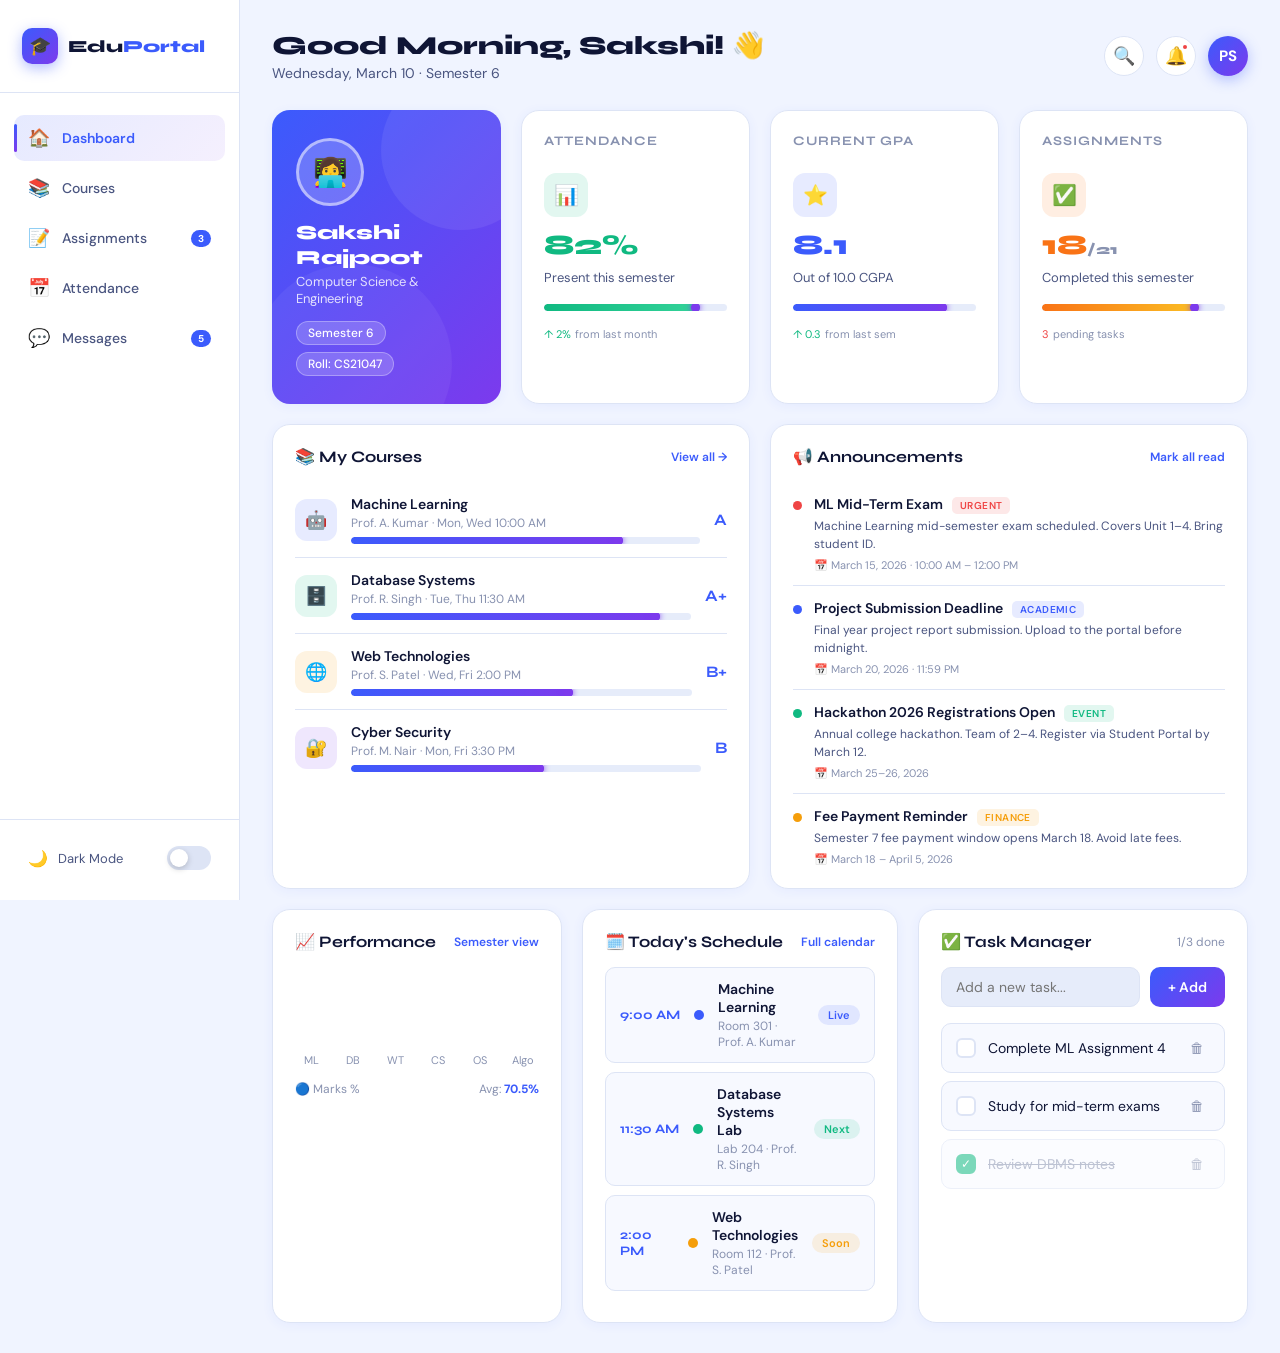
<file: index.html>
<!DOCTYPE html>
<html lang="en" data-theme="light">
<head>
<meta charset="UTF-8">
<meta name="viewport" content="width=device-width, initial-scale=1.0">
<title>EduPortal — Student Dashboard</title>
<link href="https://fonts.googleapis.com/css2?family=Syne:wght@400;600;700;800&family=DM+Sans:ital,wght@0,300;0,400;0,500;1,300&display=swap" rel="stylesheet">
<style>
  :root {
    --bg: #f0f4ff;
    --bg2: #e6ecfa;
    --surface: #ffffff;
    --surface2: #f7f9ff;
    --border: #dde4f5;
    --text: #0f1535;
    --text2: #4a5580;
    --text3: #8892b0;
    --accent: #3b5bfc;
    --accent2: #7c3aed;
    --accent3: #06b6d4;
    --gold: #f59e0b;
    --green: #10b981;
    --red: #ef4444;
    --orange: #f97316;
    --shadow: 0 4px 24px rgba(59,91,252,0.10);
    --shadow2: 0 2px 12px rgba(59,91,252,0.06);
    --radius: 18px;
    --radius-sm: 10px;
    --sidebar-w: 240px;
    --transition: 0.35s cubic-bezier(.4,0,.2,1);
  }
  [data-theme="dark"] {
    --bg: #0a0d1a;
    --bg2: #111628;
    --surface: #161c35;
    --surface2: #1e2645;
    --border: #2a3360;
    --text: #e8eeff;
    --text2: #9ba8d4;
    --text3: #5a6898;
    --shadow: 0 4px 24px rgba(0,0,0,0.4);
    --shadow2: 0 2px 12px rgba(0,0,0,0.3);
  }

  *, *::before, *::after { box-sizing: border-box; margin: 0; padding: 0; }

  body {
    font-family: 'DM Sans', sans-serif;
    background: var(--bg);
    color: var(--text);
    display: flex;
    min-height: 100vh;
    overflow-x: hidden;
    transition: background var(--transition), color var(--transition);
  }

  /* ── SIDEBAR ── */
  .sidebar {
    width: var(--sidebar-w);
    background: var(--surface);
    border-right: 1px solid var(--border);
    display: flex;
    flex-direction: column;
    padding: 28px 0 20px;
    position: fixed;
    top: 0; left: 0; bottom: 0;
    z-index: 100;
    transition: background var(--transition), border-color var(--transition), transform 0.4s cubic-bezier(.4,0,.2,1);
  }

  .logo {
    display: flex; align-items: center; gap: 10px;
    padding: 0 22px 28px;
    border-bottom: 1px solid var(--border);
  }
  .logo-icon {
    width: 36px; height: 36px;
    background: linear-gradient(135deg, var(--accent), var(--accent2));
    border-radius: 10px;
    display: flex; align-items: center; justify-content: center;
    color: #fff; font-size: 18px;
    box-shadow: 0 4px 14px rgba(59,91,252,0.4);
  }
  .logo-text { font-family: 'Syne', sans-serif; font-weight: 800; font-size: 17px; color: var(--text); }
  .logo-text span { color: var(--accent); }

  .nav { flex: 1; padding: 22px 14px 0; display: flex; flex-direction: column; gap: 4px; }
  .nav-item {
    display: flex; align-items: center; gap: 12px;
    padding: 11px 14px; border-radius: var(--radius-sm);
    color: var(--text2); font-size: 14px; font-weight: 500;
    cursor: pointer; text-decoration: none;
    transition: background 0.2s, color 0.2s, transform 0.2s;
    position: relative;
  }
  .nav-item:hover { background: var(--bg2); color: var(--accent); transform: translateX(4px); }
  .nav-item.active { background: linear-gradient(135deg,rgba(59,91,252,0.13),rgba(124,58,237,0.08)); color: var(--accent); font-weight: 600; }
  .nav-item.active::before {
    content: '';
    position: absolute; left: 0; top: 20%; bottom: 20%;
    width: 3px; border-radius: 99px;
    background: linear-gradient(var(--accent), var(--accent2));
  }
  .nav-icon { font-size: 18px; width: 22px; text-align: center; }
  .nav-badge {
    margin-left: auto; background: var(--accent); color: #fff;
    font-size: 10px; font-weight: 700; padding: 2px 7px;
    border-radius: 99px; min-width: 20px; text-align: center;
  }

  .sidebar-footer {
    padding: 16px 14px 0;
    border-top: 1px solid var(--border);
    margin-top: 16px;
  }
  .theme-toggle-wrap { display: flex; align-items: center; gap: 10px; padding: 10px 14px; }
  .theme-label { font-size: 13px; color: var(--text2); flex: 1; }
  .toggle {
    width: 44px; height: 24px; background: var(--border);
    border-radius: 99px; position: relative;
    cursor: pointer; transition: background 0.3s;
    border: none; outline: none;
  }
  .toggle.on { background: linear-gradient(135deg, var(--accent), var(--accent2)); }
  .toggle::after {
    content: '';
    position: absolute; top: 3px; left: 3px;
    width: 18px; height: 18px;
    background: #fff; border-radius: 50%;
    transition: transform 0.3s cubic-bezier(.4,0,.2,1);
    box-shadow: 0 2px 6px rgba(0,0,0,0.2);
  }
  .toggle.on::after { transform: translateX(20px); }

  /* ── MAIN ── */
  .main {
    margin-left: var(--sidebar-w);
    flex: 1; padding: 30px 32px;
    transition: margin-left 0.4s;
  }

  /* ── TOPBAR ── */
  .topbar {
    display: flex; align-items: center; justify-content: space-between;
    margin-bottom: 28px;
  }
  .topbar-left h1 { font-family: 'Syne', sans-serif; font-weight: 800; font-size: 26px; }
  .topbar-left p { color: var(--text2); font-size: 14px; margin-top: 3px; }
  .topbar-right { display: flex; align-items: center; gap: 12px; }
  .icon-btn {
    width: 40px; height: 40px; border-radius: 50%;
    background: var(--surface); border: 1px solid var(--border);
    display: flex; align-items: center; justify-content: center;
    cursor: pointer; font-size: 18px; transition: all 0.2s;
    position: relative;
  }
  .icon-btn:hover { background: var(--accent); color: #fff; border-color: var(--accent); transform: scale(1.1); }
  .notif-dot {
    position: absolute; top: 6px; right: 6px;
    width: 8px; height: 8px; background: var(--red);
    border-radius: 50%; border: 2px solid var(--surface);
  }
  .avatar-btn {
    width: 40px; height: 40px; border-radius: 50%;
    background: linear-gradient(135deg, var(--accent), var(--accent2));
    display: flex; align-items: center; justify-content: center;
    color: #fff; font-weight: 700; font-size: 15px;
    cursor: pointer; transition: transform 0.2s, box-shadow 0.2s;
    box-shadow: 0 4px 14px rgba(59,91,252,0.35);
  }
  .avatar-btn:hover { transform: scale(1.1); box-shadow: 0 6px 20px rgba(59,91,252,0.45); }

  /* ── GRID ── */
  .grid-2 { display: grid; grid-template-columns: 1fr 1fr; gap: 20px; }
  .grid-3 { display: grid; grid-template-columns: repeat(3,1fr); gap: 20px; }
  .grid-4 { display: grid; grid-template-columns: repeat(4,1fr); gap: 20px; }

  /* ── CARD ── */
  .card {
    background: var(--surface);
    border: 1px solid var(--border);
    border-radius: var(--radius);
    padding: 22px;
    transition: background var(--transition), border-color var(--transition),
                transform 0.25s cubic-bezier(.4,0,.2,1), box-shadow 0.25s;
    box-shadow: var(--shadow2);
  }
  .card:hover { transform: translateY(-4px); box-shadow: var(--shadow); }
  .card-title {
    font-family: 'Syne', sans-serif; font-weight: 700; font-size: 13px;
    text-transform: uppercase; letter-spacing: .08em;
    color: var(--text3); margin-bottom: 14px;
  }

  /* ── PROFILE CARD ── */
  .profile-card {
    background: linear-gradient(135deg, var(--accent) 0%, var(--accent2) 100%);
    color: #fff; border: none; padding: 28px 24px;
    grid-column: span 1; position: relative; overflow: hidden;
  }
  .profile-card::before {
    content: ''; position: absolute;
    top: -40px; right: -40px;
    width: 160px; height: 160px;
    background: rgba(255,255,255,0.07);
    border-radius: 50%;
  }
  .profile-card::after {
    content: ''; position: absolute;
    bottom: -60px; left: -20px;
    width: 200px; height: 200px;
    background: rgba(255,255,255,0.05);
    border-radius: 50%;
  }
  .profile-card:hover { transform: translateY(-4px); box-shadow: 0 12px 40px rgba(59,91,252,0.4); }
  .profile-avatar {
    width: 68px; height: 68px; border-radius: 50%;
    background: rgba(255,255,255,0.2);
    border: 3px solid rgba(255,255,255,0.5);
    display: flex; align-items: center; justify-content: center;
    font-size: 28px; margin-bottom: 14px;
    position: relative; z-index: 1;
    transition: transform 0.3s;
  }
  .profile-card:hover .profile-avatar { transform: scale(1.08) rotate(-3deg); }
  .profile-name { font-family: 'Syne', sans-serif; font-weight: 800; font-size: 20px; position: relative; z-index: 1; }
  .profile-dept { font-size: 13px; opacity: 0.82; margin-top: 3px; position: relative; z-index: 1; }
  .profile-tags { display: flex; gap: 7px; margin-top: 14px; flex-wrap: wrap; position: relative; z-index: 1; }
  .profile-tag {
    background: rgba(255,255,255,0.18); border: 1px solid rgba(255,255,255,0.3);
    border-radius: 99px; padding: 3px 11px; font-size: 12px; font-weight: 500;
  }

  /* ── STAT CARDS ── */
  .stat-card { display: flex; flex-direction: column; gap: 10px; }
  .stat-icon {
    width: 44px; height: 44px; border-radius: 12px;
    display: flex; align-items: center; justify-content: center;
    font-size: 20px; margin-bottom: 4px;
  }
  .stat-value { font-family: 'Syne', sans-serif; font-weight: 800; font-size: 28px; line-height: 1; }
  .stat-label { font-size: 13px; color: var(--text2); }
  .stat-sub { font-size: 11px; color: var(--text3); margin-top: 6px; display: flex; align-items: center; gap: 4px; }
  .stat-sub .up { color: var(--green); }
  .stat-sub .down { color: var(--red); }

  /* ── PROGRESS BAR ── */
  .progress-wrap { background: var(--bg2); border-radius: 99px; height: 7px; overflow: hidden; margin-top: 8px; }
  .progress-bar {
    height: 100%; border-radius: 99px;
    background: linear-gradient(90deg, var(--accent), var(--accent2));
    width: 0;
    transition: width 1.2s cubic-bezier(.4,0,.2,1);
    position: relative;
  }
  .progress-bar::after {
    content: '';
    position: absolute; right: 0; top: -1px;
    width: 9px; height: 9px; border-radius: 50%;
    background: var(--accent2);
    box-shadow: 0 0 6px var(--accent2);
  }

  /* ── COURSES ── */
  .course-item {
    display: flex; align-items: center; gap: 14px;
    padding: 13px 0;
    border-bottom: 1px solid var(--border);
    transition: transform 0.2s;
    cursor: pointer;
  }
  .course-item:last-child { border-bottom: none; padding-bottom: 0; }
  .course-item:hover { transform: translateX(5px); }
  .course-dot {
    width: 42px; height: 42px; border-radius: 12px;
    display: flex; align-items: center; justify-content: center;
    font-size: 18px; flex-shrink: 0;
  }
  .course-info { flex: 1; }
  .course-name { font-weight: 600; font-size: 14px; }
  .course-meta { font-size: 12px; color: var(--text3); margin-top: 2px; }
  .course-grade {
    font-family: 'Syne', sans-serif; font-weight: 700; font-size: 16px;
    color: var(--accent);
  }

  /* ── ANNOUNCEMENTS ── */
  .announce-item {
    display: flex; gap: 12px; padding: 13px 0;
    border-bottom: 1px solid var(--border);
    cursor: pointer; transition: transform 0.2s;
  }
  .announce-item:last-child { border-bottom: none; padding-bottom: 0; }
  .announce-item:hover { transform: translateX(4px); }
  .announce-dot {
    width: 9px; height: 9px; border-radius: 50%;
    flex-shrink: 0; margin-top: 6px;
  }
  .announce-title { font-weight: 600; font-size: 14px; }
  .announce-desc { font-size: 12px; color: var(--text2); margin-top: 3px; line-height: 1.5; }
  .announce-time { font-size: 11px; color: var(--text3); margin-top: 5px; }
  .announce-tag {
    display: inline-block; padding: 2px 8px; border-radius: 5px;
    font-size: 10px; font-weight: 600; text-transform: uppercase;
    letter-spacing: .04em; margin-left: 6px;
  }

  /* ── TASKS ── */
  .task-input-row {
    display: flex; gap: 10px; margin-bottom: 16px;
  }
  .task-input {
    flex: 1; padding: 10px 14px;
    background: var(--bg2); border: 1px solid var(--border);
    border-radius: var(--radius-sm); color: var(--text);
    font-family: 'DM Sans', sans-serif; font-size: 14px;
    outline: none; transition: border-color 0.2s, box-shadow 0.2s;
  }
  .task-input:focus { border-color: var(--accent); box-shadow: 0 0 0 3px rgba(59,91,252,0.12); }
  .btn-add {
    padding: 10px 18px; border-radius: var(--radius-sm);
    background: linear-gradient(135deg, var(--accent), var(--accent2));
    color: #fff; font-family: 'DM Sans', sans-serif;
    font-weight: 600; font-size: 14px; border: none; cursor: pointer;
    transition: transform 0.2s, box-shadow 0.2s;
    white-space: nowrap;
  }
  .btn-add:hover { transform: translateY(-2px); box-shadow: 0 6px 18px rgba(59,91,252,0.35); }
  .btn-add:active { transform: scale(0.96); }

  .task-list { display: flex; flex-direction: column; gap: 8px; }
  .task-item {
    display: flex; align-items: center; gap: 12px;
    padding: 11px 14px; border-radius: var(--radius-sm);
    background: var(--surface2); border: 1px solid var(--border);
    transition: all 0.25s;
    animation: taskSlideIn 0.3s ease;
  }
  @keyframes taskSlideIn {
    from { opacity: 0; transform: translateX(-10px); }
    to { opacity: 1; transform: translateX(0); }
  }
  .task-item:hover { border-color: var(--accent); box-shadow: 0 2px 12px rgba(59,91,252,0.1); }
  .task-item.done { opacity: 0.55; }
  .task-item.done .task-text { text-decoration: line-through; color: var(--text3); }
  .task-check {
    width: 20px; height: 20px; border-radius: 6px;
    border: 2px solid var(--border); cursor: pointer;
    display: flex; align-items: center; justify-content: center;
    transition: all 0.2s; flex-shrink: 0; background: var(--surface);
  }
  .task-item.done .task-check {
    background: var(--green); border-color: var(--green); color: #fff; font-size: 12px;
  }
  .task-text { flex: 1; font-size: 14px; }
  .task-del {
    width: 26px; height: 26px; border-radius: 6px;
    border: none; background: transparent; cursor: pointer;
    color: var(--text3); display: flex; align-items: center; justify-content: center;
    font-size: 14px; transition: all 0.2s;
  }
  .task-del:hover { background: rgba(239,68,68,0.12); color: var(--red); }

  /* ── CHART ── */
  .chart-bars {
    display: flex; align-items: flex-end; gap: 10px;
    height: 100px; margin-top: 14px;
  }
  .bar-col { flex: 1; display: flex; flex-direction: column; align-items: center; gap: 5px; }
  .bar {
    width: 100%; border-radius: 6px 6px 0 0;
    background: linear-gradient(180deg, var(--accent), rgba(59,91,252,0.4));
    transition: height 1s cubic-bezier(.4,0,.2,1), background 0.3s;
    position: relative; cursor: pointer;
    animation: barRise 1s cubic-bezier(.4,0,.2,1) both;
  }
  @keyframes barRise { from { height: 0 !important; } }
  .bar:hover { background: linear-gradient(180deg, var(--accent2), rgba(124,58,237,0.5)); }
  .bar-label { font-size: 11px; color: var(--text3); }

  /* ── SCHEDULE ── */
  .schedule-item {
    display: flex; align-items: center; gap: 14px;
    padding: 12px 14px; border-radius: var(--radius-sm);
    background: var(--surface2); border: 1px solid var(--border);
    margin-bottom: 9px; cursor: pointer;
    transition: all 0.25s;
  }
  .schedule-item:hover { border-color: var(--accent); transform: translateX(4px); }
  .schedule-time {
    font-family: 'Syne', sans-serif; font-weight: 700; font-size: 13px;
    color: var(--accent); min-width: 54px;
  }
  .schedule-dot { width: 10px; height: 10px; border-radius: 50%; flex-shrink: 0; }
  .schedule-info { flex: 1; }
  .schedule-name { font-weight: 600; font-size: 14px; }
  .schedule-room { font-size: 12px; color: var(--text3); margin-top: 2px; }
  .schedule-badge {
    padding: 3px 10px; border-radius: 99px; font-size: 11px; font-weight: 600;
  }

  /* ── ANIMATIONS ── */
  .fade-in { animation: fadeIn 0.6s ease both; }
  .fade-in-up { animation: fadeInUp 0.6s ease both; }
  @keyframes fadeIn { from { opacity: 0; } to { opacity: 1; } }
  @keyframes fadeInUp { from { opacity: 0; transform: translateY(18px); } to { opacity: 1; transform: translateY(0); } }
  .delay-1 { animation-delay: 0.08s; }
  .delay-2 { animation-delay: 0.16s; }
  .delay-3 { animation-delay: 0.24s; }
  .delay-4 { animation-delay: 0.32s; }
  .delay-5 { animation-delay: 0.40s; }
  .delay-6 { animation-delay: 0.48s; }

  /* ── SECTION HEADER ── */
  .section-hdr {
    display: flex; align-items: center; justify-content: space-between;
    margin-bottom: 16px;
  }
  .section-hdr h2 { font-family: 'Syne', sans-serif; font-weight: 700; font-size: 16px; }
  .section-hdr a {
    font-size: 12px; color: var(--accent); text-decoration: none; font-weight: 600;
    transition: opacity 0.2s;
  }
  .section-hdr a:hover { opacity: 0.7; }

  /* ── MOBILE ── */
  .hamburger {
    display: none; width: 40px; height: 40px;
    border-radius: 10px; background: var(--surface);
    border: 1px solid var(--border); align-items: center;
    justify-content: center; cursor: pointer; font-size: 20px;
    transition: all 0.2s;
  }
  .hamburger:hover { background: var(--accent); color: #fff; }

  .overlay {
    display: none; position: fixed; inset: 0;
    background: rgba(0,0,0,0.4); z-index: 99;
    opacity: 0; transition: opacity 0.3s;
  }
  .overlay.show { opacity: 1; }

  @media (max-width: 900px) {
    .grid-4 { grid-template-columns: repeat(2, 1fr); }
    .grid-3 { grid-template-columns: repeat(2, 1fr); }
  }
  @media (max-width: 700px) {
    .sidebar { transform: translateX(-100%); }
    .sidebar.open { transform: translateX(0); }
    .main { margin-left: 0; padding: 20px 16px; }
    .grid-2, .grid-3, .grid-4 { grid-template-columns: 1fr; }
    .hamburger { display: flex; }
    .overlay { display: block; }
  }

  /* ── SCROLLBAR ── */
  ::-webkit-scrollbar { width: 6px; }
  ::-webkit-scrollbar-track { background: transparent; }
  ::-webkit-scrollbar-thumb { background: var(--border); border-radius: 99px; }

  /* ── RIPPLE ── */
  .ripple { position: relative; overflow: hidden; }
  .ripple-effect {
    position: absolute; border-radius: 50%;
    background: rgba(255,255,255,0.35);
    transform: scale(0);
    animation: rippleAnim 0.6s linear;
    pointer-events: none;
  }
  @keyframes rippleAnim {
    to { transform: scale(4); opacity: 0; }
  }

  /* ── PAGE SECTIONS ── */
  .page { display: none; }
  .page.active { display: block; animation: fadeInUp 0.4s ease; }
</style>
</head>
<body>

<!-- Overlay -->
<div class="overlay" id="overlay" onclick="closeSidebar()"></div>

<!-- SIDEBAR -->
<aside class="sidebar" id="sidebar">
  <div class="logo">
    <div class="logo-icon">🎓</div>
    <div class="logo-text">Edu<span>Portal</span></div>
  </div>
  <nav class="nav">
    <a class="nav-item active ripple" onclick="showPage('dashboard',this)">
      <span class="nav-icon">🏠</span> Dashboard
    </a>
    <a class="nav-item ripple" onclick="showPage('courses',this)">
      <span class="nav-icon">📚</span> Courses
    </a>
    <a class="nav-item ripple" onclick="showPage('assignments',this)">
      <span class="nav-icon">📝</span> Assignments
      <span class="nav-badge">3</span>
    </a>
    <a class="nav-item ripple" onclick="showPage('attendance',this)">
      <span class="nav-icon">📅</span> Attendance
    </a>
    <a class="nav-item ripple" onclick="showPage('messages',this)">
      <span class="nav-icon">💬</span> Messages
      <span class="nav-badge">5</span>
    </a>
  </nav>
  <div class="sidebar-footer">
    <div class="theme-toggle-wrap">
      <span style="font-size:16px">🌙</span>
      <span class="theme-label">Dark Mode</span>
      <button class="toggle" id="themeToggle" onclick="toggleTheme(this)" title="Toggle Dark Mode"></button>
    </div>
  </div>
</aside>

<!-- MAIN -->
<main class="main">
  <!-- Topbar -->
  <div class="topbar fade-in">
    <div style="display:flex;align-items:center;gap:14px">
      <button class="hamburger" onclick="openSidebar()">☰</button>
      <div class="topbar-left">
        <h1 id="pageTitle">Good Morning, Sakshi! 👋</h1>
        <p id="pageSubtitle">Wednesday, March 10 · Semester 6</p>
      </div>
    </div>
    <div class="topbar-right">
      <div class="icon-btn" title="Search">🔍</div>
      <div class="icon-btn" title="Notifications">
        🔔<div class="notif-dot"></div>
      </div>
      <div class="avatar-btn" title="Profile">PS</div>
    </div>
  </div>

  <!-- ══ DASHBOARD PAGE ══ -->
  <div class="page active" id="page-dashboard">

    <!-- Row 1: Profile + Stats -->
    <div class="grid-4" style="margin-bottom:20px">

      <!-- Profile Card -->
      <div class="card profile-card fade-in-up">
        <div class="profile-avatar">👩‍💻</div>
        <div class="profile-name">Sakshi Rajpoot</div>
        <div class="profile-dept">Computer Science & Engineering</div>
        <div class="profile-tags">
          <span class="profile-tag">Semester 6</span>
          <span class="profile-tag">Roll: CS21047</span>
        </div>
      </div>

      <!-- Attendance -->
      <div class="card stat-card fade-in-up delay-1">
        <div class="card-title">Attendance</div>
        <div class="stat-icon" style="background:rgba(16,185,129,0.12)">📊</div>
        <div class="stat-value" style="color:var(--green)" id="attVal">0%</div>
        <div class="stat-label">Present this semester</div>
        <div class="progress-wrap"><div class="progress-bar" id="attBar" style="background:linear-gradient(90deg,var(--green),#34d399)"></div></div>
        <div class="stat-sub"><span class="up">↑ 2%</span> from last month</div>
      </div>

      <!-- GPA -->
      <div class="card stat-card fade-in-up delay-2">
        <div class="card-title">Current GPA</div>
        <div class="stat-icon" style="background:rgba(59,91,252,0.12)">⭐</div>
        <div class="stat-value" style="color:var(--accent)" id="gpaVal">0.0</div>
        <div class="stat-label">Out of 10.0 CGPA</div>
        <div class="progress-wrap"><div class="progress-bar" id="gpaBar"></div></div>
        <div class="stat-sub"><span class="up">↑ 0.3</span> from last sem</div>
      </div>

      <!-- Assignments -->
      <div class="card stat-card fade-in-up delay-3">
        <div class="card-title">Assignments</div>
        <div class="stat-icon" style="background:rgba(249,115,22,0.12)">✅</div>
        <div class="stat-value" style="color:var(--orange)">18<span style="font-size:14px;color:var(--text3)">/21</span></div>
        <div class="stat-label">Completed this semester</div>
        <div class="progress-wrap"><div class="progress-bar" id="assBar" style="background:linear-gradient(90deg,var(--orange),#fbbf24)"></div></div>
        <div class="stat-sub"><span class="down">3</span> pending tasks</div>
      </div>
    </div>

    <!-- Row 2: Courses + Announcements -->
    <div class="grid-2" style="margin-bottom:20px">

      <!-- Courses -->
      <div class="card fade-in-up delay-2">
        <div class="section-hdr">
          <h2>📚 My Courses</h2>
          <a href="#">View all →</a>
        </div>
        <div class="course-item">
          <div class="course-dot" style="background:rgba(59,91,252,0.12)">🤖</div>
          <div class="course-info">
            <div class="course-name">Machine Learning</div>
            <div class="course-meta">Prof. A. Kumar · Mon, Wed 10:00 AM</div>
            <div class="progress-wrap" style="margin-top:6px"><div class="progress-bar" style="width:78%"></div></div>
          </div>
          <div class="course-grade">A</div>
        </div>
        <div class="course-item">
          <div class="course-dot" style="background:rgba(16,185,129,0.12)">🗄️</div>
          <div class="course-info">
            <div class="course-name">Database Systems</div>
            <div class="course-meta">Prof. R. Singh · Tue, Thu 11:30 AM</div>
            <div class="progress-wrap" style="margin-top:6px"><div class="progress-bar" style="width:91%"></div></div>
          </div>
          <div class="course-grade">A+</div>
        </div>
        <div class="course-item">
          <div class="course-dot" style="background:rgba(245,158,11,0.12)">🌐</div>
          <div class="course-info">
            <div class="course-name">Web Technologies</div>
            <div class="course-meta">Prof. S. Patel · Wed, Fri 2:00 PM</div>
            <div class="progress-wrap" style="margin-top:6px"><div class="progress-bar" style="width:65%"></div></div>
          </div>
          <div class="course-grade">B+</div>
        </div>
        <div class="course-item">
          <div class="course-dot" style="background:rgba(124,58,237,0.12)">🔐</div>
          <div class="course-info">
            <div class="course-name">Cyber Security</div>
            <div class="course-meta">Prof. M. Nair · Mon, Fri 3:30 PM</div>
            <div class="progress-wrap" style="margin-top:6px"><div class="progress-bar" style="width:55%"></div></div>
          </div>
          <div class="course-grade">B</div>
        </div>
      </div>

      <!-- Announcements -->
      <div class="card fade-in-up delay-3">
        <div class="section-hdr">
          <h2>📢 Announcements</h2>
          <a href="#">Mark all read</a>
        </div>
        <div class="announce-item">
          <div class="announce-dot" style="background:var(--red)"></div>
          <div>
            <div class="announce-title">ML Mid-Term Exam
              <span class="announce-tag" style="background:rgba(239,68,68,0.12);color:var(--red)">Urgent</span>
            </div>
            <div class="announce-desc">Machine Learning mid-semester exam scheduled. Covers Unit 1–4. Bring student ID.</div>
            <div class="announce-time">📅 March 15, 2026 · 10:00 AM – 12:00 PM</div>
          </div>
        </div>
        <div class="announce-item">
          <div class="announce-dot" style="background:var(--accent)"></div>
          <div>
            <div class="announce-title">Project Submission Deadline
              <span class="announce-tag" style="background:rgba(59,91,252,0.12);color:var(--accent)">Academic</span>
            </div>
            <div class="announce-desc">Final year project report submission. Upload to the portal before midnight.</div>
            <div class="announce-time">📅 March 20, 2026 · 11:59 PM</div>
          </div>
        </div>
        <div class="announce-item">
          <div class="announce-dot" style="background:var(--green)"></div>
          <div>
            <div class="announce-title">Hackathon 2026 Registrations Open
              <span class="announce-tag" style="background:rgba(16,185,129,0.12);color:var(--green)">Event</span>
            </div>
            <div class="announce-desc">Annual college hackathon. Team of 2–4. Register via Student Portal by March 12.</div>
            <div class="announce-time">📅 March 25–26, 2026</div>
          </div>
        </div>
        <div class="announce-item">
          <div class="announce-dot" style="background:var(--gold)"></div>
          <div>
            <div class="announce-title">Fee Payment Reminder
              <span class="announce-tag" style="background:rgba(245,158,11,0.12);color:var(--gold)">Finance</span>
            </div>
            <div class="announce-desc">Semester 7 fee payment window opens March 18. Avoid late fees.</div>
            <div class="announce-time">📅 March 18 – April 5, 2026</div>
          </div>
        </div>
      </div>
    </div>

    <!-- Row 3: Chart + Schedule + Tasks -->
    <div class="grid-3">

      <!-- Performance Chart -->
      <div class="card fade-in-up delay-2">
        <div class="section-hdr">
          <h2>📈 Performance</h2>
          <a href="#">Semester view</a>
        </div>
        <div class="chart-bars" id="chartBars">
          <div class="bar-col"><div class="bar" style="height:60%"></div><div class="bar-label">ML</div></div>
          <div class="bar-col"><div class="bar" style="height:91%"></div><div class="bar-label">DB</div></div>
          <div class="bar-col"><div class="bar" style="height:65%"></div><div class="bar-label">WT</div></div>
          <div class="bar-col"><div class="bar" style="height:55%"></div><div class="bar-label">CS</div></div>
          <div class="bar-col"><div class="bar" style="height:80%"></div><div class="bar-label">OS</div></div>
          <div class="bar-col"><div class="bar" style="height:72%"></div><div class="bar-label">Algo</div></div>
        </div>
        <div style="display:flex;gap:14px;margin-top:14px;font-size:12px;color:var(--text3)">
          <span>🔵 Marks %</span>
          <span style="margin-left:auto">Avg: <strong style="color:var(--accent)">70.5%</strong></span>
        </div>
      </div>

      <!-- Today's Schedule -->
      <div class="card fade-in-up delay-3">
        <div class="section-hdr">
          <h2>🗓️ Today's Schedule</h2>
          <a href="#">Full calendar</a>
        </div>
        <div class="schedule-item">
          <div class="schedule-time">9:00 AM</div>
          <div class="schedule-dot" style="background:var(--accent)"></div>
          <div class="schedule-info">
            <div class="schedule-name">Machine Learning</div>
            <div class="schedule-room">Room 301 · Prof. A. Kumar</div>
          </div>
          <span class="schedule-badge" style="background:rgba(59,91,252,0.12);color:var(--accent)">Live</span>
        </div>
        <div class="schedule-item">
          <div class="schedule-time">11:30 AM</div>
          <div class="schedule-dot" style="background:var(--green)"></div>
          <div class="schedule-info">
            <div class="schedule-name">Database Systems Lab</div>
            <div class="schedule-room">Lab 204 · Prof. R. Singh</div>
          </div>
          <span class="schedule-badge" style="background:rgba(16,185,129,0.12);color:var(--green)">Next</span>
        </div>
        <div class="schedule-item">
          <div class="schedule-time">2:00 PM</div>
          <div class="schedule-dot" style="background:var(--gold)"></div>
          <div class="schedule-info">
            <div class="schedule-name">Web Technologies</div>
            <div class="schedule-room">Room 112 · Prof. S. Patel</div>
          </div>
          <span class="schedule-badge" style="background:rgba(245,158,11,0.12);color:var(--gold)">Soon</span>
        </div>
      </div>

      <!-- Task Manager -->
      <div class="card fade-in-up delay-4">
        <div class="section-hdr">
          <h2>✅ Task Manager</h2>
          <span id="taskCount" style="font-size:12px;color:var(--text3)">0/0 done</span>
        </div>
        <div class="task-input-row">
          <input class="task-input" id="taskInput" placeholder="Add a new task..." onkeydown="if(event.key==='Enter')addTask()">
          <button class="btn-add ripple" onclick="addTask()">+ Add</button>
        </div>
        <div class="task-list" id="taskList"></div>
      </div>
    </div>
  </div><!-- /dashboard -->

  <!-- ══ COURSES PAGE ══ -->
  <div class="page" id="page-courses">
    <div class="grid-3" style="margin-bottom:20px">
      <div class="card fade-in-up" style="border-top:4px solid var(--accent)">
        <div style="font-size:36px;margin-bottom:12px">🤖</div>
        <div style="font-family:'Syne',sans-serif;font-weight:700;font-size:16px">Machine Learning</div>
        <div style="font-size:13px;color:var(--text2);margin:6px 0">Prof. A. Kumar · 4 Credits</div>
        <div class="progress-wrap"><div class="progress-bar" style="width:78%"></div></div>
        <div style="display:flex;justify-content:space-between;margin-top:10px;font-size:12px">
          <span style="color:var(--text3)">Progress 78%</span>
          <span style="color:var(--accent);font-weight:700">Grade: A</span>
        </div>
      </div>
      <div class="card fade-in-up delay-1" style="border-top:4px solid var(--green)">
        <div style="font-size:36px;margin-bottom:12px">🗄️</div>
        <div style="font-family:'Syne',sans-serif;font-weight:700;font-size:16px">Database Systems</div>
        <div style="font-size:13px;color:var(--text2);margin:6px 0">Prof. R. Singh · 3 Credits</div>
        <div class="progress-wrap"><div class="progress-bar" style="width:91%;background:linear-gradient(90deg,var(--green),#34d399)"></div></div>
        <div style="display:flex;justify-content:space-between;margin-top:10px;font-size:12px">
          <span style="color:var(--text3)">Progress 91%</span>
          <span style="color:var(--green);font-weight:700">Grade: A+</span>
        </div>
      </div>
      <div class="card fade-in-up delay-2" style="border-top:4px solid var(--gold)">
        <div style="font-size:36px;margin-bottom:12px">🌐</div>
        <div style="font-family:'Syne',sans-serif;font-weight:700;font-size:16px">Web Technologies</div>
        <div style="font-size:13px;color:var(--text2);margin:6px 0">Prof. S. Patel · 3 Credits</div>
        <div class="progress-wrap"><div class="progress-bar" style="width:65%;background:linear-gradient(90deg,var(--gold),#fbbf24)"></div></div>
        <div style="display:flex;justify-content:space-between;margin-top:10px;font-size:12px">
          <span style="color:var(--text3)">Progress 65%</span>
          <span style="color:var(--gold);font-weight:700">Grade: B+</span>
        </div>
      </div>
      <div class="card fade-in-up delay-3" style="border-top:4px solid var(--accent2)">
        <div style="font-size:36px;margin-bottom:12px">🔐</div>
        <div style="font-family:'Syne',sans-serif;font-weight:700;font-size:16px">Cyber Security</div>
        <div style="font-size:13px;color:var(--text2);margin:6px 0">Prof. M. Nair · 3 Credits</div>
        <div class="progress-wrap"><div class="progress-bar" style="width:55%;background:linear-gradient(90deg,var(--accent2),#a78bfa)"></div></div>
        <div style="display:flex;justify-content:space-between;margin-top:10px;font-size:12px">
          <span style="color:var(--text3)">Progress 55%</span>
          <span style="color:var(--accent2);font-weight:700">Grade: B</span>
        </div>
      </div>
      <div class="card fade-in-up delay-4" style="border-top:4px solid var(--accent3)">
        <div style="font-size:36px;margin-bottom:12px">⚙️</div>
        <div style="font-family:'Syne',sans-serif;font-weight:700;font-size:16px">Operating Systems</div>
        <div style="font-size:13px;color:var(--text2);margin:6px 0">Prof. D. Verma · 4 Credits</div>
        <div class="progress-wrap"><div class="progress-bar" style="width:80%;background:linear-gradient(90deg,var(--accent3),#67e8f9)"></div></div>
        <div style="display:flex;justify-content:space-between;margin-top:10px;font-size:12px">
          <span style="color:var(--text3)">Progress 80%</span>
          <span style="color:var(--accent3);font-weight:700">Grade: A</span>
        </div>
      </div>
      <div class="card fade-in-up delay-5" style="border-top:4px solid var(--orange)">
        <div style="font-size:36px;margin-bottom:12px">🔬</div>
        <div style="font-family:'Syne',sans-serif;font-weight:700;font-size:16px">Algorithms</div>
        <div style="font-size:13px;color:var(--text2);margin:6px 0">Prof. P. Iyer · 4 Credits</div>
        <div class="progress-wrap"><div class="progress-bar" style="width:72%;background:linear-gradient(90deg,var(--orange),#fbbf24)"></div></div>
        <div style="display:flex;justify-content:space-between;margin-top:10px;font-size:12px">
          <span style="color:var(--text3)">Progress 72%</span>
          <span style="color:var(--orange);font-weight:700">Grade: A-</span>
        </div>
      </div>
    </div>
  </div>

  <!-- ══ ASSIGNMENTS PAGE ══ -->
  <div class="page" id="page-assignments">
    <div class="grid-2">
      <div class="card fade-in-up">
        <div class="section-hdr"><h2>📝 Pending Assignments</h2><span style="color:var(--red);font-size:12px">3 due soon</span></div>
        <div class="announce-item">
          <div class="announce-dot" style="background:var(--red)"></div>
          <div>
            <div class="announce-title">ML Assignment 4 — Neural Networks</div>
            <div class="announce-desc">Implement a 3-layer neural network from scratch using NumPy. Submit Jupyter notebook.</div>
            <div class="announce-time">⚠️ Due: March 13, 2026</div>
          </div>
        </div>
        <div class="announce-item">
          <div class="announce-dot" style="background:var(--orange)"></div>
          <div>
            <div class="announce-title">DBMS Mini Project — ER Diagram</div>
            <div class="announce-desc">Design a complete ER diagram for a Library Management System. Include normalization.</div>
            <div class="announce-time">⚠️ Due: March 17, 2026</div>
          </div>
        </div>
        <div class="announce-item">
          <div class="announce-dot" style="background:var(--gold)"></div>
          <div>
            <div class="announce-title">Web Tech — Responsive Portfolio</div>
            <div class="announce-desc">Build a personal portfolio using HTML, CSS, and JavaScript. Must be mobile responsive.</div>
            <div class="announce-time">⚠️ Due: March 22, 2026</div>
          </div>
        </div>
      </div>
      <div class="card fade-in-up delay-2">
        <div class="section-hdr"><h2>✅ Completed</h2><span style="color:var(--green);font-size:12px">18 done</span></div>
        <div style="display:flex;flex-direction:column;gap:8px">
          <div class="task-item done" style="animation:none">
            <div class="task-check">✓</div>
            <div class="task-text">ML Assignment 3 — Decision Trees</div>
          </div>
          <div class="task-item done" style="animation:none">
            <div class="task-check">✓</div>
            <div class="task-text">DBMS Lab 5 — SQL Queries</div>
          </div>
          <div class="task-item done" style="animation:none">
            <div class="task-check">✓</div>
            <div class="task-text">Web Tech — CSS Animations</div>
          </div>
          <div class="task-item done" style="animation:none">
            <div class="task-check">✓</div>
            <div class="task-text">Cyber Security Report 2</div>
          </div>
          <div class="task-item done" style="animation:none">
            <div class="task-check">✓</div>
            <div class="task-text">Algorithms — Sorting Analysis</div>
          </div>
        </div>
      </div>
    </div>
  </div>

  <!-- ══ ATTENDANCE PAGE ══ -->
  <div class="page" id="page-attendance">
    <div class="grid-4" style="margin-bottom:20px">
      <div class="card stat-card fade-in-up" style="border-bottom:3px solid var(--green)">
        <div class="stat-icon" style="background:rgba(16,185,129,0.12)">🤖</div>
        <div class="stat-value" style="color:var(--green)">85%</div>
        <div class="stat-label">Machine Learning</div>
        <div class="progress-wrap"><div class="progress-bar" style="width:85%;background:linear-gradient(90deg,var(--green),#34d399)"></div></div>
      </div>
      <div class="card stat-card fade-in-up delay-1" style="border-bottom:3px solid var(--accent)">
        <div class="stat-icon" style="background:rgba(59,91,252,0.12)">🗄️</div>
        <div class="stat-value" style="color:var(--accent)">91%</div>
        <div class="stat-label">Database Systems</div>
        <div class="progress-wrap"><div class="progress-bar" style="width:91%"></div></div>
      </div>
      <div class="card stat-card fade-in-up delay-2" style="border-bottom:3px solid var(--orange)">
        <div class="stat-icon" style="background:rgba(249,115,22,0.12)">🌐</div>
        <div class="stat-value" style="color:var(--orange)">72%</div>
        <div class="stat-label">Web Technologies</div>
        <div class="progress-wrap"><div class="progress-bar" style="width:72%;background:linear-gradient(90deg,var(--orange),#fbbf24)"></div></div>
      </div>
      <div class="card stat-card fade-in-up delay-3" style="border-bottom:3px solid var(--red)">
        <div class="stat-icon" style="background:rgba(239,68,68,0.12)">🔐</div>
        <div class="stat-value" style="color:var(--red)">68%</div>
        <div class="stat-label">Cyber Security</div>
        <div class="progress-wrap"><div class="progress-bar" style="width:68%;background:linear-gradient(90deg,var(--red),#f87171)"></div></div>
        <div class="stat-sub"><span style="color:var(--red)">⚠ Below 75% — Risk</span></div>
      </div>
    </div>
    <div class="card fade-in-up delay-2">
      <div class="section-hdr"><h2>📅 Attendance Log — March 2026</h2></div>
      <div style="display:grid;grid-template-columns:repeat(7,1fr);gap:8px;text-align:center">
        <div style="font-size:11px;font-weight:700;color:var(--text3);padding:6px">Sun</div>
        <div style="font-size:11px;font-weight:700;color:var(--text3);padding:6px">Mon</div>
        <div style="font-size:11px;font-weight:700;color:var(--text3);padding:6px">Tue</div>
        <div style="font-size:11px;font-weight:700;color:var(--text3);padding:6px">Wed</div>
        <div style="font-size:11px;font-weight:700;color:var(--text3);padding:6px">Thu</div>
        <div style="font-size:11px;font-weight:700;color:var(--text3);padding:6px">Fri</div>
        <div style="font-size:11px;font-weight:700;color:var(--text3);padding:6px">Sat</div>
        <div></div>
        <div style="padding:8px;border-radius:8px;background:rgba(16,185,129,0.12);color:var(--green);font-size:13px;font-weight:600">2</div>
        <div style="padding:8px;border-radius:8px;background:rgba(16,185,129,0.12);color:var(--green);font-size:13px;font-weight:600">3</div>
        <div style="padding:8px;border-radius:8px;background:rgba(239,68,68,0.12);color:var(--red);font-size:13px;font-weight:600">4</div>
        <div style="padding:8px;border-radius:8px;background:rgba(16,185,129,0.12);color:var(--green);font-size:13px;font-weight:600">5</div>
        <div style="padding:8px;border-radius:8px;background:rgba(16,185,129,0.12);color:var(--green);font-size:13px;font-weight:600">6</div>
        <div style="padding:8px;border-radius:8px;background:rgba(245,158,11,0.12);color:var(--gold);font-size:13px;font-weight:600">7</div>
        <div></div>
        <div style="padding:8px;border-radius:8px;background:rgba(16,185,129,0.12);color:var(--green);font-size:13px;font-weight:600">9</div>
        <div style="padding:8px;border-radius:8px;background:rgba(16,185,129,0.12);color:var(--green);font-size:13px;font-weight:600">10</div>
        <div style="padding:8px;border-radius:8px;background:rgba(59,91,252,0.18);color:var(--accent);font-size:13px;font-weight:700;border:2px solid var(--accent)">11</div>
      </div>
      <div style="display:flex;gap:16px;margin-top:16px;font-size:12px">
        <span style="display:flex;align-items:center;gap:5px"><span style="width:10px;height:10px;border-radius:3px;background:rgba(16,185,129,0.3);display:inline-block"></span>Present</span>
        <span style="display:flex;align-items:center;gap:5px"><span style="width:10px;height:10px;border-radius:3px;background:rgba(239,68,68,0.3);display:inline-block"></span>Absent</span>
        <span style="display:flex;align-items:center;gap:5px"><span style="width:10px;height:10px;border-radius:3px;background:rgba(245,158,11,0.3);display:inline-block"></span>Holiday</span>
      </div>
    </div>
  </div>

  <!-- ══ MESSAGES PAGE ══ -->
  <div class="page" id="page-messages">
    <div class="grid-2">
      <div class="card fade-in-up" style="padding:0;overflow:hidden">
        <div style="padding:20px;border-bottom:1px solid var(--border)">
          <div style="font-family:'Syne',sans-serif;font-weight:700;font-size:16px">💬 Inbox</div>
        </div>
        <div id="msgList">
          <div class="msg-item" style="display:flex;gap:12px;padding:16px;border-bottom:1px solid var(--border);cursor:pointer;transition:background 0.2s;background:rgba(59,91,252,0.05)" onmouseover="this.style.background='var(--bg2)'" onmouseout="this.style.background='rgba(59,91,252,0.05)'">
            <div style="width:42px;height:42px;border-radius:50%;background:linear-gradient(135deg,var(--accent),var(--accent2));display:flex;align-items:center;justify-content:center;color:#fff;font-weight:700;flex-shrink:0">AK</div>
            <div style="flex:1">
              <div style="font-weight:600;font-size:14px">Prof. A. Kumar</div>
              <div style="font-size:12px;color:var(--text2);margin-top:2px">Regarding your ML assignment...</div>
              <div style="font-size:11px;color:var(--text3);margin-top:4px">10:42 AM</div>
            </div>
            <div style="width:8px;height:8px;background:var(--accent);border-radius:50%;margin-top:6px"></div>
          </div>
          <div class="msg-item" style="display:flex;gap:12px;padding:16px;border-bottom:1px solid var(--border);cursor:pointer;transition:background 0.2s" onmouseover="this.style.background='var(--bg2)'" onmouseout="this.style.background='transparent'">
            <div style="width:42px;height:42px;border-radius:50%;background:linear-gradient(135deg,var(--green),var(--accent3));display:flex;align-items:center;justify-content:center;color:#fff;font-weight:700;flex-shrink:0">RS</div>
            <div style="flex:1">
              <div style="font-weight:600;font-size:14px">Prof. R. Singh</div>
              <div style="font-size:12px;color:var(--text2);margin-top:2px">Lab session rescheduled to...</div>
              <div style="font-size:11px;color:var(--text3);margin-top:4px">Yesterday</div>
            </div>
          </div>
          <div class="msg-item" style="display:flex;gap:12px;padding:16px;border-bottom:1px solid var(--border);cursor:pointer;transition:background 0.2s" onmouseover="this.style.background='var(--bg2)'" onmouseout="this.style.background='transparent'">
            <div style="width:42px;height:42px;border-radius:50%;background:linear-gradient(135deg,var(--gold),var(--orange));display:flex;align-items:center;justify-content:center;color:#fff;font-weight:700;flex-shrink:0">SP</div>
            <div style="flex:1">
              <div style="font-weight:600;font-size:14px">Student Council</div>
              <div style="font-size:12px;color:var(--text2);margin-top:2px">Hackathon team formation open...</div>
              <div style="font-size:11px;color:var(--text3);margin-top:4px">2 days ago</div>
            </div>
            <div style="width:8px;height:8px;background:var(--green);border-radius:50%;margin-top:6px"></div>
          </div>
        </div>
      </div>
      <div class="card fade-in-up delay-2" style="display:flex;flex-direction:column">
        <div style="font-family:'Syne',sans-serif;font-weight:700;font-size:16px;margin-bottom:16px">Prof. A. Kumar</div>
        <div style="flex:1;display:flex;flex-direction:column;gap:10px;margin-bottom:16px">
          <div style="background:var(--bg2);border-radius:12px 12px 12px 4px;padding:12px 14px;max-width:80%;font-size:14px">
            Hi Sakshi, I reviewed your Assignment 3. Great work on the implementation! 🎉
          </div>
          <div style="background:linear-gradient(135deg,var(--accent),var(--accent2));color:#fff;border-radius:12px 12px 4px 12px;padding:12px 14px;max-width:80%;font-size:14px;align-self:flex-end">
            Thank you sir! I'll submit Assignment 4 by Friday.
          </div>
          <div style="background:var(--bg2);border-radius:12px 12px 12px 4px;padding:12px 14px;max-width:80%;font-size:14px">
            Regarding your ML assignment query — please attend office hours tomorrow at 4 PM.
          </div>
        </div>
        <div style="display:flex;gap:10px">
          <input class="task-input" placeholder="Type a message..." style="flex:1">
          <button class="btn-add ripple">Send ↗</button>
        </div>
      </div>
    </div>
  </div>

</main>

<script>
  // ── THEME TOGGLE ──
  function toggleTheme(btn) {
    const html = document.documentElement;
    const isDark = html.getAttribute('data-theme') === 'dark';
    html.setAttribute('data-theme', isDark ? 'light' : 'dark');
    btn.classList.toggle('on', !isDark);
    document.querySelector('.theme-label').textContent = isDark ? 'Dark Mode' : 'Light Mode';
  }

  // ── SIDEBAR ──
  function openSidebar() {
    document.getElementById('sidebar').classList.add('open');
    document.getElementById('overlay').classList.add('show');
  }
  function closeSidebar() {
    document.getElementById('sidebar').classList.remove('open');
    document.getElementById('overlay').classList.remove('show');
  }

  // ── NAV ──
  const pageTitles = {
    dashboard: ['Good Morning, Sakshi! 👋', 'Wednesday, March 10 · Semester 6'],
    courses: ['My Courses 📚', '6 enrolled this semester'],
    assignments: ['Assignments 📝', '3 pending · 18 completed'],
    attendance: ['Attendance 📅', 'Overall: 85% · Keep it up!'],
    messages: ['Messages 💬', '5 unread messages'],
  };

  function showPage(name, el) {
    document.querySelectorAll('.page').forEach(p => p.classList.remove('active'));
    document.querySelectorAll('.nav-item').forEach(n => n.classList.remove('active'));
    document.getElementById('page-'+name).classList.add('active');
    el.classList.add('active');
    document.getElementById('pageTitle').textContent = pageTitles[name][0];
    document.getElementById('pageSubtitle').textContent = pageTitles[name][1];
    closeSidebar();
  }

  // ── ANIMATE STATS ──
  function animateValue(el, target, suffix, duration) {
    const start = performance.now();
    const isFloat = target % 1 !== 0;
    function step(ts) {
      const p = Math.min((ts - start) / duration, 1);
      const ease = 1 - Math.pow(1-p, 3);
      const val = isFloat ? (target * ease).toFixed(1) : Math.round(target * ease);
      el.textContent = val + suffix;
      if (p < 1) requestAnimationFrame(step);
    }
    requestAnimationFrame(step);
  }

  window.addEventListener('load', () => {
    setTimeout(() => {
      animateValue(document.getElementById('attVal'), 85, '%', 1400);
      animateValue(document.getElementById('gpaVal'), 8.4, '', 1400);
      document.getElementById('attBar').style.width = '85%';
      document.getElementById('gpaBar').style.width = '84%';
      document.getElementById('assBar').style.width = '86%';
    }, 400);

    // Init tasks
    const defaultTasks = [
      { text: 'Complete ML Assignment 4', done: false },
      { text: 'Study for mid-term exams', done: false },
      { text: 'Review DBMS notes', done: true },
    ];
    defaultTasks.forEach(t => addTask(t.text, t.done));
  });

  // ── TASKS ──
  let tasks = [];
  function addTask(text, done=false) {
    const input = document.getElementById('taskInput');
    const taskText = text || input.value.trim();
    if (!taskText) return;
    tasks.push({ text: taskText, done });
    renderTasks();
    if (!text) input.value = '';
  }

  function toggleTask(idx) {
    tasks[idx].done = !tasks[idx].done;
    renderTasks();
  }

  function deleteTask(idx) {
    const items = document.querySelectorAll('.task-item');
    items[idx].style.animation = 'none';
    items[idx].style.opacity = '0';
    items[idx].style.transform = 'translateX(20px)';
    items[idx].style.transition = 'all 0.3s';
    setTimeout(() => { tasks.splice(idx, 1); renderTasks(); }, 300);
  }

  function renderTasks() {
    const list = document.getElementById('taskList');
    const done = tasks.filter(t => t.done).length;
    document.getElementById('taskCount').textContent = `${done}/${tasks.length} done`;
    list.innerHTML = tasks.map((t, i) => `
      <div class="task-item ${t.done ? 'done' : ''}" style="cursor:default">
        <div class="task-check" onclick="toggleTask(${i})">
          ${t.done ? '✓' : ''}
        </div>
        <div class="task-text">${t.text}</div>
        <button class="task-del" onclick="deleteTask(${i})">🗑</button>
      </div>
    `).join('');
  }

  // ── RIPPLE ──
  document.addEventListener('click', function(e) {
    const el = e.target.closest('.ripple');
    if (!el) return;
    const rect = el.getBoundingClientRect();
    const r = document.createElement('span');
    r.className = 'ripple-effect';
    const size = Math.max(rect.width, rect.height);
    r.style.cssText = `width:${size}px;height:${size}px;left:${e.clientX-rect.left-size/2}px;top:${e.clientY-rect.top-size/2}px`;
    el.appendChild(r);
    setTimeout(() => r.remove(), 600);
  });
</script>
</body>
</html>
</file>
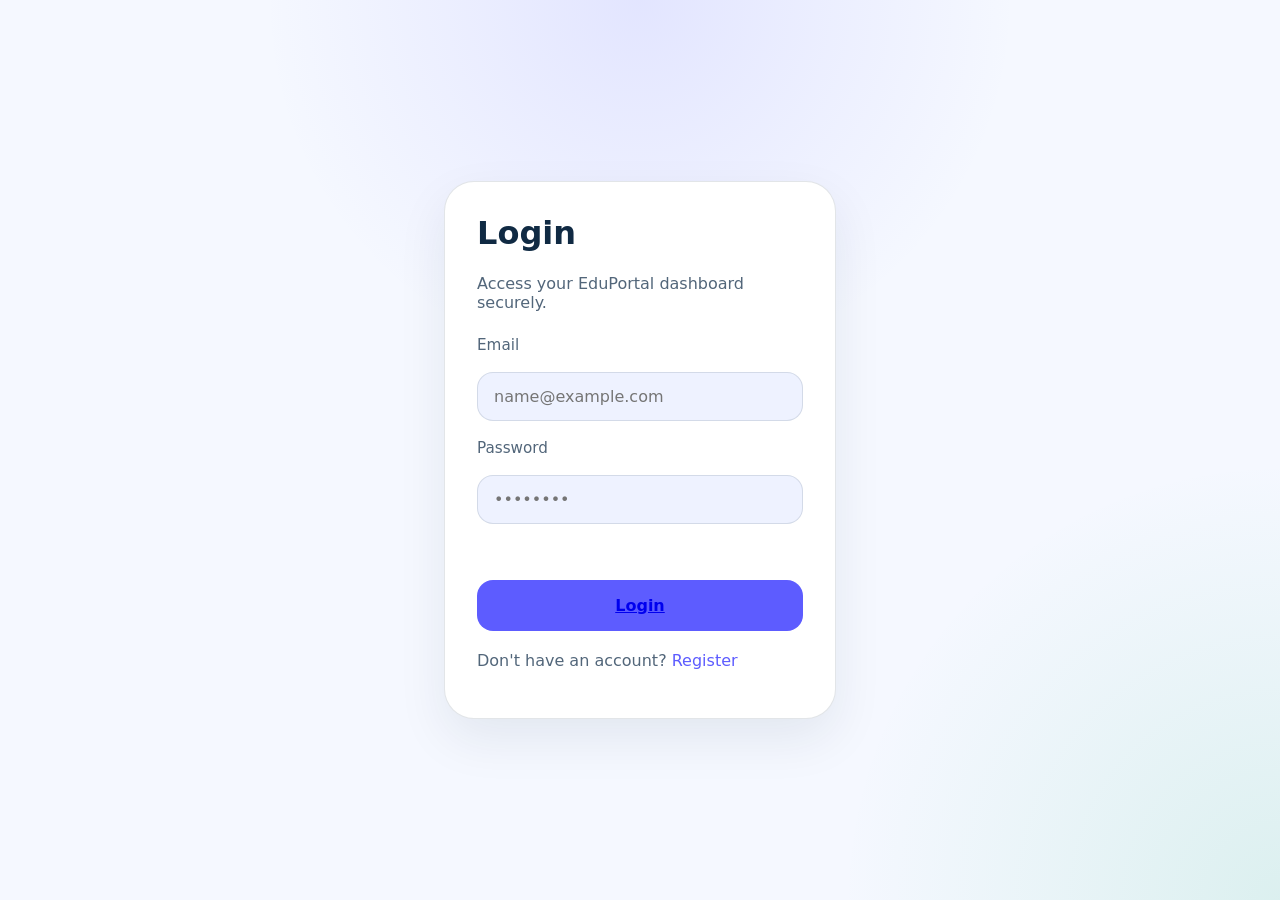
<file: login.html>
<!DOCTYPE html>
<html lang="en">
<head>
  <meta charset="UTF-8" />
  <meta name="viewport" content="width=device-width, initial-scale=1.0" />
  <title>Login | EduPortal</title>
  <link rel="stylesheet" href="styles.css" />
  <script defer src="script.js"></script>
</head>
<body class="auth-page">
  <div class="auth-shell fade-in">
    <div class="auth-card">
      <h1>Login</h1>
      <p>Access your EduPortal dashboard securely.</p>
      <form id="loginForm">
        <label>Email</label>
        <input type="email" id="loginEmail" required placeholder="name@example.com" />
        <label>Password</label>
        <input type="password" id="loginPassword" required placeholder="••••••••" />
        <p class="form-error" id="loginError"></p>
        <button id="loginSubmit" type="submit"><a href="index.html">Login</a></button>
      </form>
      <p class="auth-foot">Don't have an account? <a href="register.html">Register</a></p>
    </div>
  </div>
</body>
</html>
</file>
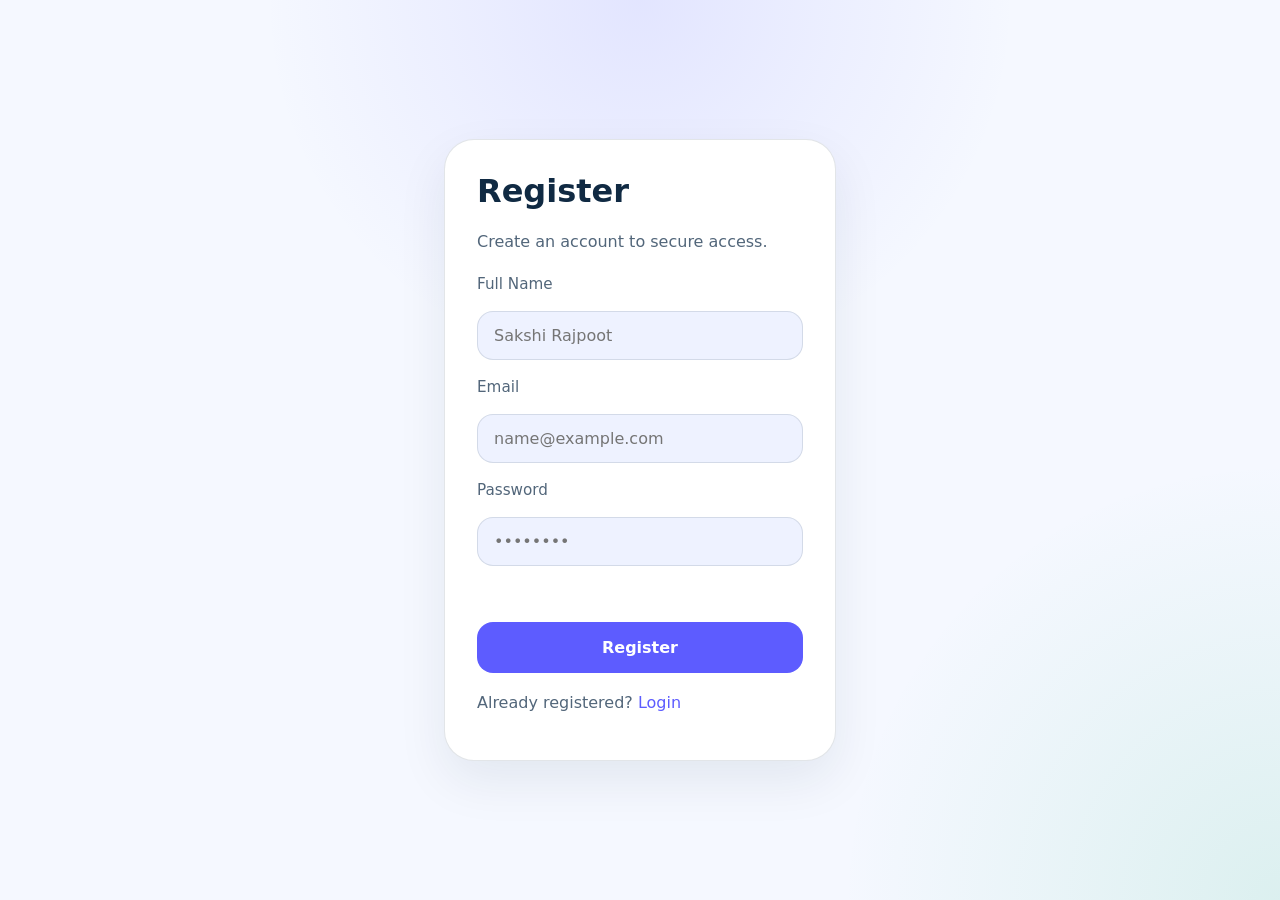
<file: register.html>
<!DOCTYPE html>
<html lang="en">
<head>
  <meta charset="UTF-8" />
  <meta name="viewport" content="width=device-width, initial-scale=1.0" />
  <title>Register | EduPortal</title>
  <link rel="stylesheet" href="styles.css" />
  <script defer src="script.js"></script>
</head>
<body class="auth-page">
  <div class="auth-shell fade-in">
    <div class="auth-card">
      <h1>Register</h1>
      <p>Create an account to secure access.</p>
      <form id="registerForm">
        <label>Full Name</label>
        <input type="text" id="registerName" required placeholder="Sakshi Rajpoot" />
        <label>Email</label>
        <input type="email" id="registerEmail" required placeholder="name@example.com" />
        <label>Password</label>
        <input type="password" id="registerPassword" required placeholder="••••••••" />
        <p class="form-error" id="registerError"></p>
        <button type="submit">Register</button>
      </form>
      <p class="auth-foot">Already registered? <a href="login.html">Login</a></p>
    </div>
  </div>
</body>
</html>
</file>
<file: styles.css>
:root {
  color-scheme: light;
  --bg: #f5f8ff;
  --surface: #ffffff;
  --surface-soft: #eef2ff;
  --text: #102a43;
  --muted: #52667a;
  --primary: #5d5cff;
  --primary-soft: #e8ebff;
  --accent: #24b47e;
  --danger: #ff6b6b;
  --border: rgba(16, 42, 67, 0.12);
  --shadow: 0 20px 50px rgba(16, 42, 67, 0.08);
}

html, body {
  margin: 0;
  min-height: 100%;
  font-family: Inter, system-ui, -apple-system, BlinkMacSystemFont, "Segoe UI", sans-serif;
  background: var(--bg);
  color: var(--text);
}

body.dark {
  color-scheme: dark;
  --bg: #0f1726;
  --surface: #14203a;
  --surface-soft: #1f2b47;
  --text: #f8fafc;
  --muted: #94a3b8;
  --border: rgba(148, 163, 184, 0.18);
  --shadow: 0 20px 50px rgba(0, 0, 0, 0.45);
}

* {
  box-sizing: border-box;
}

button, input {
  font: inherit;
}

button {
  cursor: pointer;
}

.page-shell {
  display: grid;
  grid-template-columns: 280px 1fr;
  min-height: 100vh;
}

.sidebar {
  background: var(--surface);
  border-right: 1px solid var(--border);
  padding: 32px 24px;
  display: flex;
  flex-direction: column;
  justify-content: space-between;
}

.brand {
  display: flex;
  align-items: center;
  gap: 12px;
  font-size: 1.15rem;
  font-weight: 700;
}

.brand-icon {
  width: 42px;
  height: 42px;
  display: grid;
  place-items: center;
  background: var(--primary-soft);
  color: var(--primary);
  border-radius: 14px;
}

.nav-links {
  margin-top: 48px;
  display: grid;
  gap: 12px;
}

.nav-links a {
  text-decoration: none;
  color: var(--muted);
  padding: 14px 16px;
  border-radius: 16px;
  border: 1px solid transparent;
}

.nav-links a.active,
.nav-links a:hover {
  color: var(--primary);
  background: var(--primary-soft);
  border-color: rgba(93, 92, 255, 0.16);
  /* box-shadow: #090b1c 0px 4px 12px -2px; */
}

.sidebar-bottom {
  margin-top: auto;
}

.toggle-button {
  width: 100%;
  border: none;
  border-radius: 16px;
  padding: 14px 16px;
  background: var(--surface-soft);
  color: var(--text);
}

.logout-btn {
  border: none;
  border-radius: 16px;
  padding: 14px 18px;
  background: var(--danger);
  color: white;
  transition: transform 0.2s ease;
}

.logout-btn:hover {
  transform: translateY(-1px);
}

.main-content {
  padding: 32px;
}

.topbar {
  display: flex;
  justify-content: space-between;
  align-items: center;
  gap: 16px;
  flex-wrap: wrap;
}

.greeting {
  margin: 0;
  font-size: 1.8rem;
  line-height: 1.1;
}

.subtext {
  margin: 6px 0 0;
  color: var(--muted);
}

.top-actions {
  display: flex;
  align-items: center;
  gap: 14px;
}

.icon-btn {
  width: 44px;
  height: 44px;
  border-radius: 14px;
  border: none;
  background: var(--surface);
  color: var(--text);
}

.profile-pill {
  width: 44px;
  height: 44px;
  border-radius: 50%;
  display: grid;
  place-items: center;
  background: var(--primary);
  color: white;
  font-weight: 700;
}

.dashboard-grid {
  display: grid;
  gap: 24px;
  grid-template-columns: repeat(4, minmax(0, 1fr));
  margin-top: 32px;
}

.card {
  background: var(--surface);
  border: 1px solid var(--border);
  box-shadow: var(--shadow);
  border-radius: 30px;
  padding: 28px;
}

.profile-card {
  grid-column: span 2;
  display: flex;
  gap: 24px;
  align-items: center;
}

.profile-avatar {
  width: 96px;
  height: 96px;
  border-radius: 28px;
  display: grid;
  place-items: center;
  background: linear-gradient(135deg, #5d5cff, #24b47e);
  color: white;
  font-size: 2rem;
}

.stats-card {
  text-align: center;
}

.stats-card h3 {
  margin: 0 0 16px;
  color: var(--muted);
}

.big-number {
  margin: 0;
  font-size: 2.6rem;
  font-weight: 800;
}

.split-section {
  display: grid;
  gap: 24px;
  grid-template-columns: 1.1fr 0.9fr;
  margin-top: 24px;
}

.panel {
  background: var(--surface);
  border: 1px solid var(--border);
  border-radius: 30px;
  padding: 24px;
  box-shadow: var(--shadow);
}

.panel-header {
  display: flex;
  justify-content: space-between;
  align-items: center;
  gap: 12px;
  margin-bottom: 20px;
}

.panel-header h3 {
  margin: 0;
}

.panel-header a,
.text-link {
  color: var(--primary);
  text-decoration: none;
  font-size: 0.95rem;
}

.course-list,
.announcement-list,
.schedule-list,
.task-list {
  list-style: none;
  margin: 0;
  padding: 0;
  display: grid;
  gap: 16px;
}

.course-list li,
.announcement-list li,
.schedule-list li,
.task-list li {
  display: flex;
  justify-content: space-between;
  align-items: center;
  gap: 12px;
  padding: 16px;
  border-radius: 20px;
  background: var(--surface-soft);
}

.announcement-list li {
  flex-direction: column;
  align-items: flex-start;
}

.announcement-list strong {
  font-size: 1rem;
}

.tag {
  margin-top: 8px;
  display: inline-flex;
  align-items: center;
  padding: 6px 10px;
  border-radius: 999px;
  font-size: 0.75rem;
  font-weight: 700;
}

.tag.urgent { background: #ffe7e7; color: #d34646; }
.tag.academic { background: #e5e8ff; color: #2d3ee1; }
.tag.event { background: #e7f7ef; color: #1f8f5d; }

.bottom-panels {
  grid-template-columns: repeat(3, minmax(0, 1fr));
}

.small-panel {
  min-height: 260px;
}

.metric-row,
.schedule-list li,
.task-list li {
  width: 100%;
}

.metric-row {
  display: flex;
  justify-content: space-between;
  align-items: center;
  font-weight: 700;
}

.task-input {
  display: grid;
  gap: 10px;
}

.task-input input {
  width: 100%;
  border: 1px solid var(--border);
  border-radius: 16px;
  padding: 14px 16px;
  background: var(--surface-soft);
  color: var(--text);
}

.task-input button {
  border: none;
  border-radius: 16px;
  padding: 14px;
  background: var(--primary);
  color: white;
}

.auth-page {
  min-height: 100vh;
  display: grid;
  place-items: center;
  background: radial-gradient(circle at top, rgba(93,92,255,0.12), transparent 34%),
              radial-gradient(circle at bottom right, rgba(36,180,126,0.12), transparent 28%),
              var(--bg);
}

.fade-in {
  animation: fadeIn 0.45s ease both;
}

.form-error {
  margin: 0;
  min-height: 20px;
  color: var(--danger);
  font-size: 0.95rem;
}

@keyframes fadeIn {
  from { opacity: 0; transform: translateY(12px); }
  to { opacity: 1; transform: translateY(0); }
}

.auth-shell {
  width: min(440px, 100%);
  padding: 24px;
}

.auth-card {
  background: var(--surface);
  border: 1px solid var(--border);
  border-radius: 30px;
  padding: 32px;
  box-shadow: var(--shadow);
}

.auth-card h1 {
  margin-top: 0;
}

.auth-card p {
  color: var(--muted);
}

form {
  display: grid;
  gap: 18px;
  margin-top: 24px;
}

label {
  font-size: 0.95rem;
  color: var(--muted);
}

input[type="text"],
input[type="email"],
input[type="password"] {
  width: 100%;
  border: 1px solid var(--border);
  border-radius: 16px;
  padding: 14px 16px;
  background: var(--surface-soft);
  color: var(--text);
}

button[type="submit"] {
  border: none;
  border-radius: 16px;
  padding: 16px;
  width: 100%;
  background: var(--primary);
  color: white;
  font-weight: 700;
}

.auth-foot {
  margin-top: 20px;
  color: var(--muted);
}

.auth-foot a {
  color: var(--primary);
  text-decoration: none;
}

@media (max-width: 1100px) {
  .page-shell { grid-template-columns: 1fr; }
  .sidebar { flex-direction: row; gap: 18px; align-items: center; padding: 20px; border-right: none; border-bottom: 1px solid var(--border); }
  .nav-links { display: none; }
  .main-content { padding: 24px; }
  .dashboard-grid { grid-template-columns: repeat(2, minmax(0, 1fr)); }
  .profile-card { grid-column: span 2; }
  .split-section { grid-template-columns: 1fr; }
  .bottom-panels { grid-template-columns: 1fr; }
}

@media (max-width: 720px) {
  .dashboard-grid { grid-template-columns: 1fr; }
  .profile-card { flex-wrap: wrap; justify-content: center; text-align: center; }
  .topbar { flex-direction: column; align-items: flex-start; }
  .top-actions { justify-content: flex-start; }
  .sidebar { padding: 18px; }
  .toggle-button { padding: 12px; }
}
</file>
